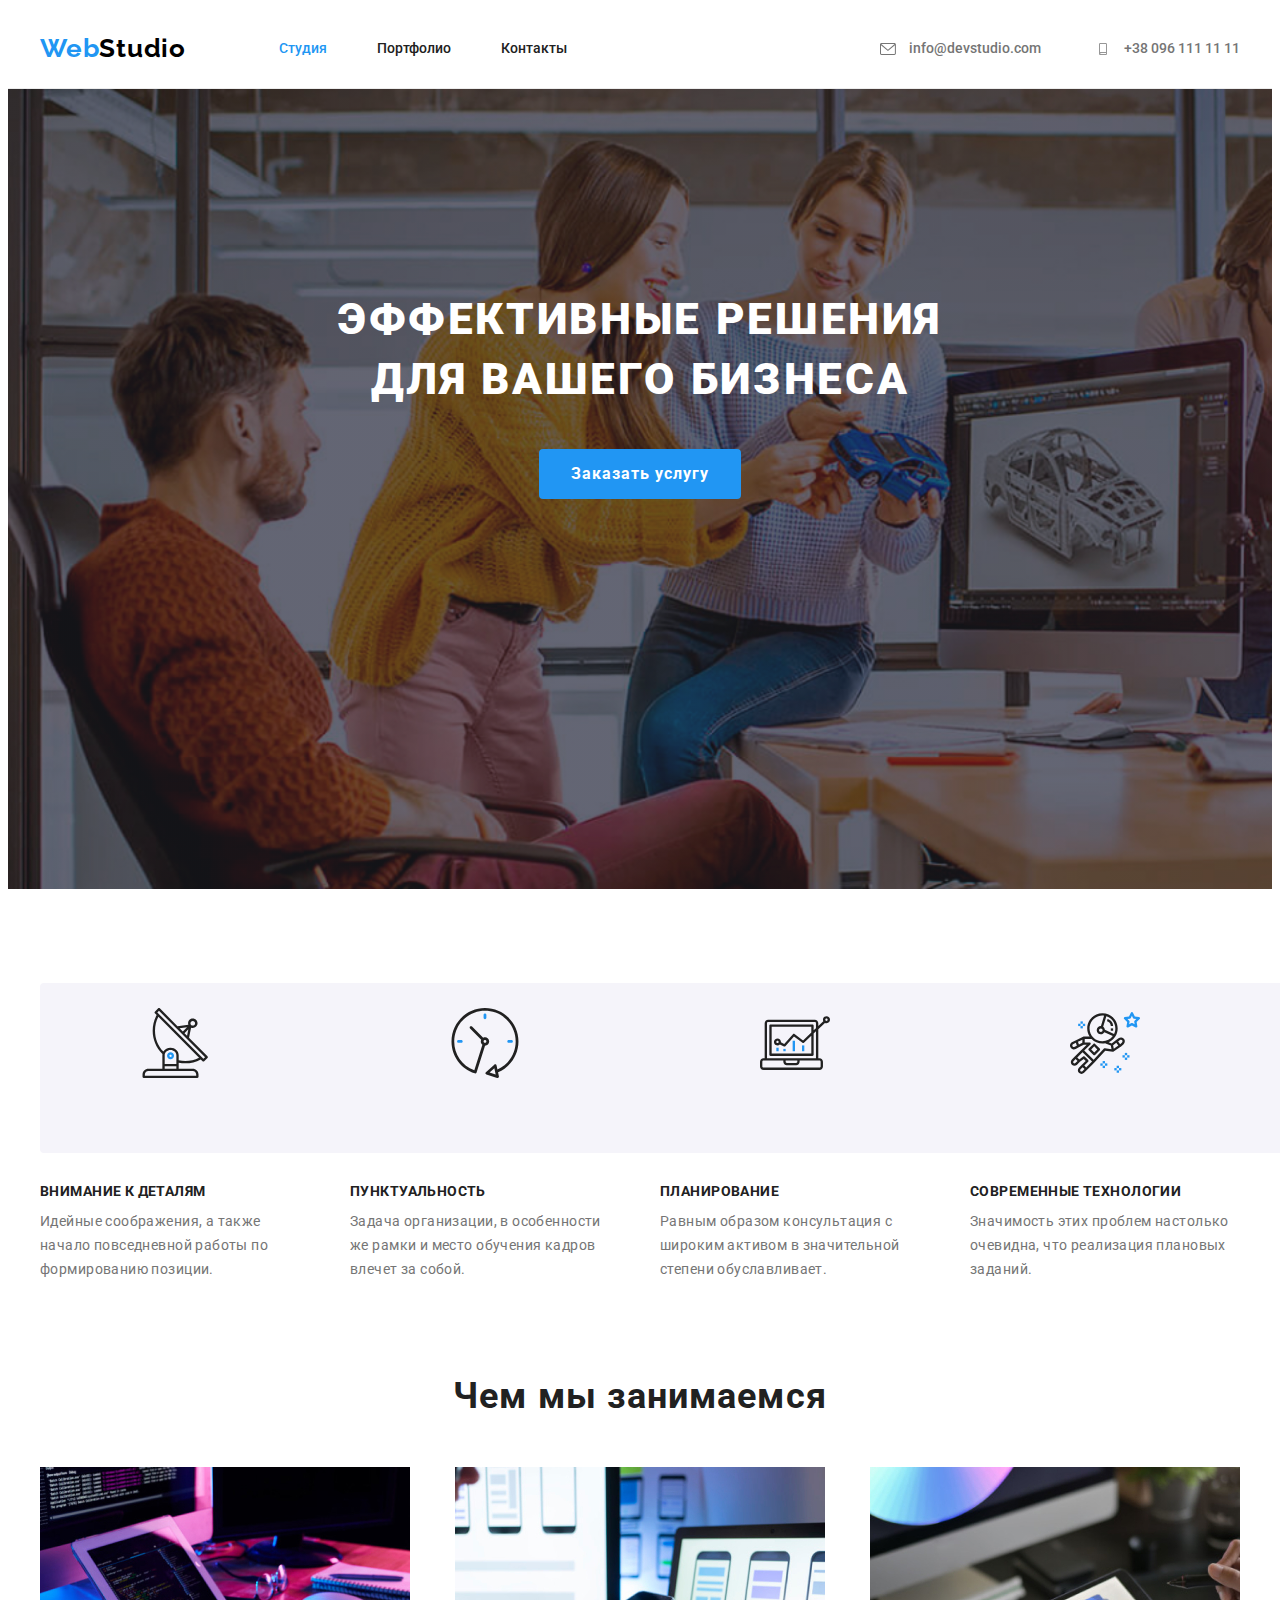
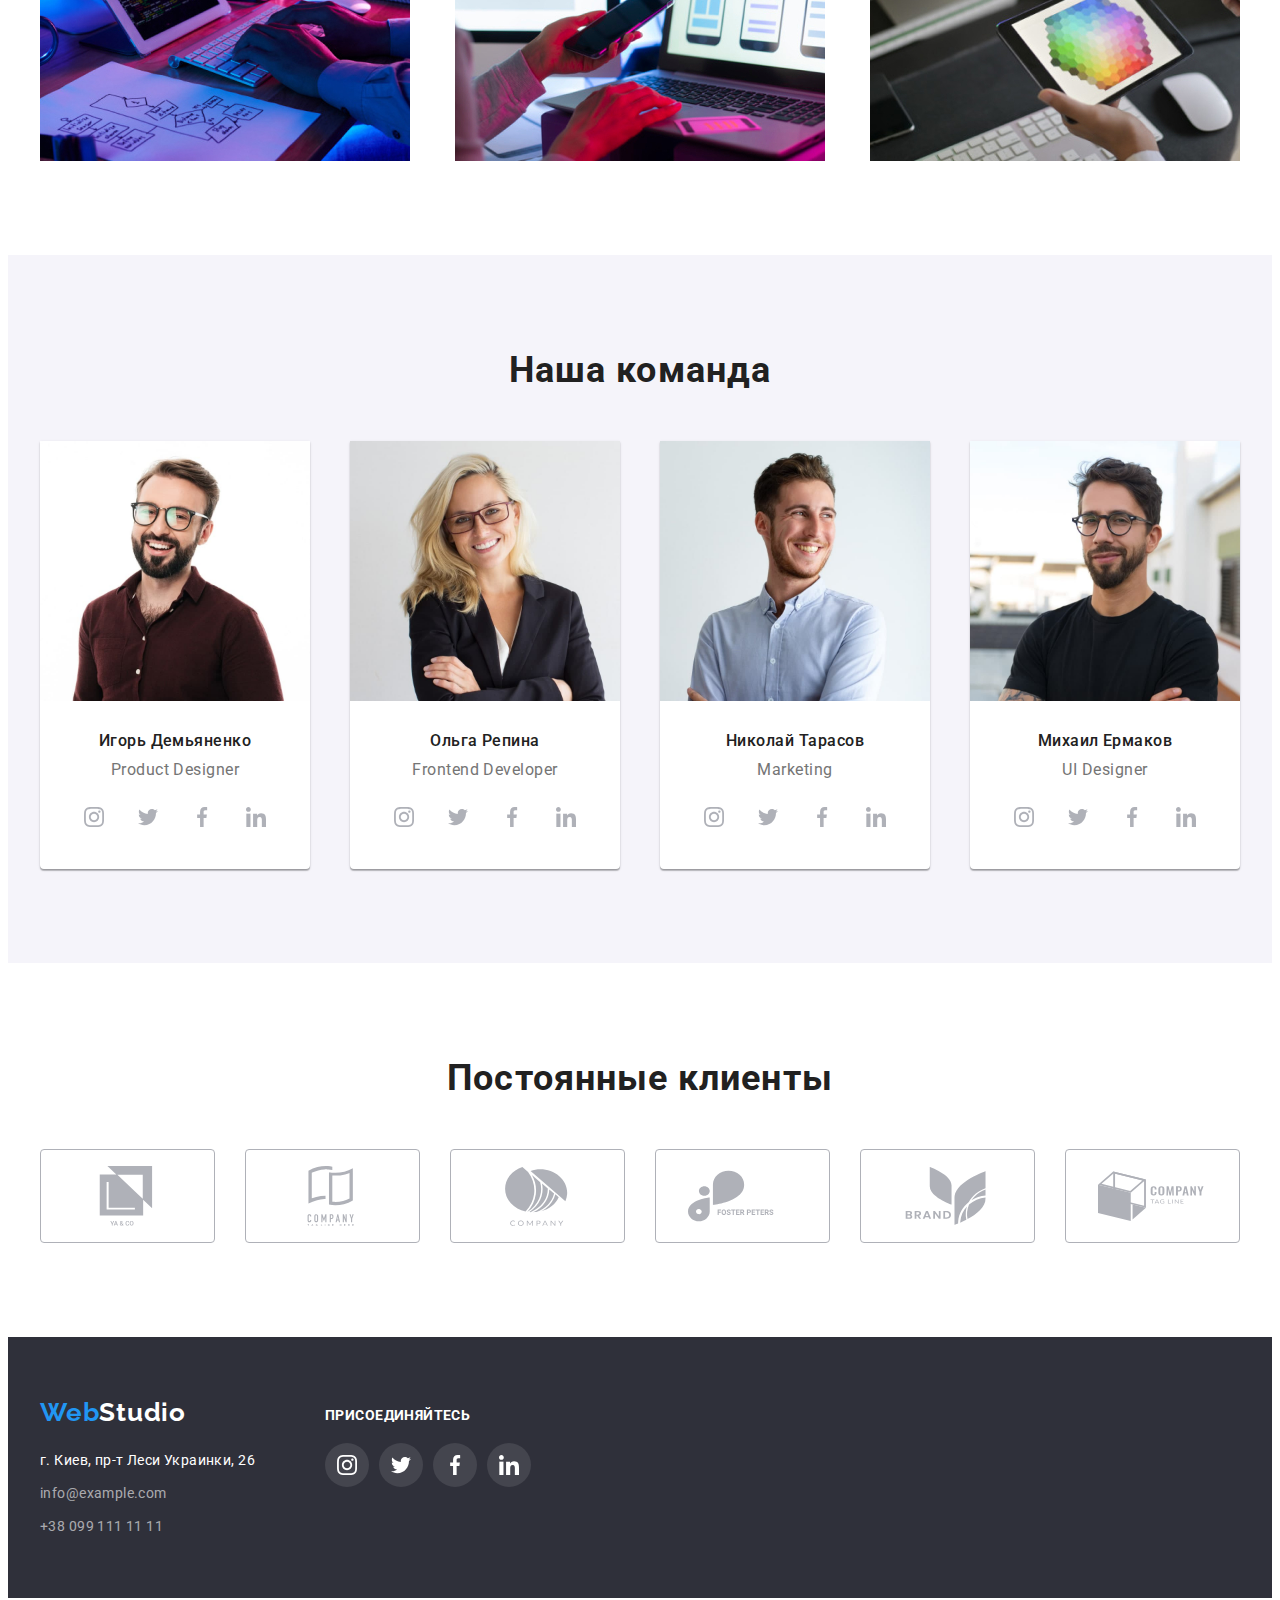
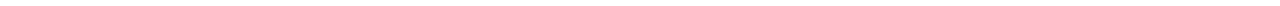
<file: index.html>
<!DOCTYPE html>
<html lang="en">
<head>
    <meta charset="UTF-8">
    <meta http-equiv="X-UA-Compatible" content="IE=edge">
    <meta name="viewport" content="width=device-width, initial-scale=1.0">
    
    <title>WebStudio</title>
    <link rel="stylesheet" href="css/styles.css">
    <link rel="preconnect" href="https://fonts.gstatic.com">
    <link href="https://fonts.googleapis.com/css2?family=Raleway:wght@700&family=Roboto:wght@700&display=swap" rel="stylesheet">
    <link rel="preconnect" href="https://fonts.gstatic.com">
    <link href="https://fonts.googleapis.com/css2?family=Raleway:wght@700&family=Roboto:wght@400;500;700;900&display=swap" rel="stylesheet">
    <link rel="stylesheet" href="https://cdnjs.cloudflare.com/ajax/libs/modern-normalize/1.0.0/modern-normalize.min.css" integrity="sha512-ISS7cAi1PEhQ8jnbJpJZMd29NlhNj4AWYyLOSp2CE/CsHxTCu+r+t0D2yoJudVrd0/8fTVPUVDzY5Tvli75u/g==" crossorigin="anonymous" referrerpolicy="no-referrer" />
</head>
<body>
    <header class="header">
        <div class="container link header-container">
            <div class="logo-nav">
                <a class="logo" href="index.html">
                    <span class="logo-web">Web</span><span class="logo-studio">Studio</span>
                </a>
                <nav class="mainmenu">
                    <ul class="navigation list">
                        <li class="nav-li"><a class="nav nav-blue" href="index.html">Студия</a></li>
                        <li class="nav-li"><a class="nav" href="portfoliopage.html">Портфолио</a></li>
                        <li class="nav-li"><a class="nav" href="#">Контакты</a></li>
                    </ul>
                </nav>
            </div>
            <div class="info-header link">
                <a class="header-contact" href="mailto:info@devstudio.com">
                    <svg class="header-contacts-icon">
                        <use href="./images/sprite.svg#icon-mail-svg"></use>
                    </svg>
                    info@devstudio.com</a>
                <a class="header-contact" href="tel:+380961111111">
                    <svg class="header-contacts-icon">
                        <use href="./images/sprite.svg#icon-smartphone-svg"></use>
                    </svg>
                    +38 096 111 11 11
                </a>
            </div>
        </div>
    </header>    

    <main>
        <section class="h1-btn-background">
            <div class="h1-btn container">
                <h1 class="effective-solutions">ЭФФЕКТИВНЫЕ РЕШЕНИЯ ДЛЯ ВАШЕГО БИЗНЕСА</h1>
                <button class="button-studio" type="button" >Заказать услугу</button>
            </div>
        </section>

        <section class="section">
            <div class="container">
                <ul class="our-advantages list">
                    <li class="advantages">
                        <div class="our-advantages-item">
                            <svg class="our-advantages-icon">
                                <use href="./images/sprite.svg#icon-antena-svg"></use>
                            </svg>
                        </div>
                        <h3 class="h3-advantages">ВНИМАНИЕ К ДЕТАЛЯМ</h3>
                        <p class="p-advantages">
                            Идейные соображения, а также
                            начало повседневной работы по
                            формированию позиции.
                        </p>
                    </li>
                    <li class="advantages">
                        <div class="our-advantages-item">
                            <svg class="our-advantages-icon">
                                <use href="./images/sprite.svg#icon-clock-svg"></use>
                            </svg>
                        </div>
                        <h3 class="h3-advantages">ПУНКТУАЛЬНОСТЬ</h3>
                        <p class="p-advantages">
                            Задача организации, в особенности
                            же рамки и место обучения кадров
                            влечет за собой.
                        </p>
                    </li>
                    <li class="advantages">
                        <div class="our-advantages-item">
                            <svg class="our-advantages-icon">
                                <use href="./images/sprite.svg#icon-plan-svg"></use>
                            </svg>
                        </div>
                        <h3 class="h3-advantages">ПЛАНИРОВАНИЕ</h3>
                        <p class="p-advantages">
                            Равным образом консультация с
                            широким активом в значительной
                            степени обуславливает.
                        </p>
                    </li>
                    <li class="advantages">
                        <div class="our-advantages-item">
                            <svg class="our-advantages-icon">
                                <use href="./images/sprite.svg#icon-astronaut-svg"></use>
                            </svg>
                        </div>
                        <h3 class="h3-advantages">СОВРЕМЕННЫЕ ТЕХНОЛОГИИ</h3>
                        <p class="p-advantages">
                            Значимость этих проблем настолько
                            очевидна, что реализация плановых
                            заданий.
                        </p>
                    </li>
                </ul>
            </div>
        </section>

        
        <section class="h2-pics">
            <div class="container">
                <h2 class="h2-container-name">Чем мы занимаемся</h2>
                <ul class="what-img list">
                    <li><img src="./images/main-page-img/typingman.jpg" alt="человек печатает на клавиатуре" width="370" height="294"></li>
                    <li><img src="./images/main-page-img/manphone.jpg" alt="человек смотрит в телефон" width="370" height="294"></li>
                    <li><img src="./images/main-page-img/paintingonpad.jpg" alt="человек рисует на планшете" width="370" height="294"></li>
                </ul>
            </div>
        </section>

        <section class="our-team-background section">
            <div class="container">
                <h2 class="h2-container-name" >Наша команда</h2>
                <ul class="our-team list">
                    <li>
                        <img
                        src="./images/main-page-img/igor.jpg"
                        alt="Фотография Игоря Демьяненко"
                        width="270"
                        />
                        <h3 class="our-team-name-h3">Игорь Демьяненко</h3>
                        <p class="specialization">Product Designer</p>
                        <ul class="social-list list">
                            <li class="social-list-item">
                                <a href="" class="social-list-link">
                                    <svg class="social-list-icon our-team-social-list-icon-color">
                                        <use href="./images/sprite.svg#icon-instagram-svg"></use>
                                    </svg>
                                </a>
                            </li>
                            <li class="social-list-item">
                                <a href="" class="social-list-link">
                                    <svg class="social-list-icon our-team-social-list-icon-color">
                                        <use href="./images/sprite.svg#icon-twitter-svg"></use>
                                    </svg>
                                </a>
                            </li>
                            <li class="social-list-item">
                                <a href="" class="social-list-link">
                                    <svg class="social-list-icon our-team-social-list-icon-color">
                                        <use href="./images/sprite.svg#icon-facebook-svg"></use>
                                    </svg>
                                </a>
                            </li>
                            <li class="social-list-item">
                                <a href="" class="social-list-link">
                                    <svg class="social-list-icon our-team-social-list-icon-color">
                                        <use href="./images/sprite.svg#icon-linkedin-svg"></use>
                                    </svg>
                                </a>
                            </li>
                        </ul>
                    </li>
                    <li>
                        <img
                        src="./images/main-page-img/olga.jpg"
                        alt="Фотография Ольги Репиной"
                        width="270"
                        />
                        <h3 class="our-team-name-h3">Ольга Репина</h3>
                        <p class="specialization">Frontend Developer</p>
                        <ul class="social-list list">
                            <li class="social-list-item">
                                <a href="" class="social-list-link">
                                    <svg class="social-list-icon our-team-social-list-icon-color">
                                        <use href="./images/sprite.svg#icon-instagram-svg"></use>
                                    </svg>
                                </a>
                            </li>
                            <li class="social-list-item">
                                <a href="" class="social-list-link">
                                    <svg class="social-list-icon our-team-social-list-icon-color">
                                        <use href="./images/sprite.svg#icon-twitter-svg"></use>
                                    </svg>
                                </a>
                            </li>
                            <li class="social-list-item">
                                <a href="" class="social-list-link">
                                    <svg class="social-list-icon our-team-social-list-icon-color">
                                        <use href="./images/sprite.svg#icon-facebook-svg"></use>
                                    </svg>
                                </a>
                            </li>
                            <li class="social-list-item">
                                <a href="" class="social-list-link">
                                    <svg class="social-list-icon our-team-social-list-icon-color">
                                        <use href="./images/sprite.svg#icon-linkedin-svg"></use>
                                    </svg>
                                </a>
                            </li>
                        </ul>
                    </li>
                    <li>
                        <img
                        src="./images/main-page-img/nikola.jpg"
                        alt="Фотография Николая Тарасова"
                        width="270"
                        />
                        <h3 class="our-team-name-h3">Николай Тарасов</h3>
                        <p class="specialization">Marketing</p>
                        <ul class="social-list list">
                            <li class="social-list-item">
                                <a href="" class="social-list-link">
                                    <svg class="social-list-icon our-team-social-list-icon-color">
                                        <use href="./images/sprite.svg#icon-instagram-svg"></use>
                                    </svg>
                                </a>
                            </li>
                            <li class="social-list-item">
                                <a href="" class="social-list-link">
                                    <svg class="social-list-icon our-team-social-list-icon-color">
                                        <use href="./images/sprite.svg#icon-twitter-svg"></use>
                                    </svg>
                                </a>
                            </li>
                            <li class="social-list-item">
                                <a href="" class="social-list-link">
                                    <svg class="social-list-icon our-team-social-list-icon-color">
                                        <use href="./images/sprite.svg#icon-facebook-svg"></use>
                                    </svg>
                                </a>
                            </li>
                            <li class="social-list-item">
                                <a href="" class="social-list-link">
                                    <svg class="social-list-icon our-team-social-list-icon-color">
                                        <use href="./images/sprite.svg#icon-linkedin-svg"></use>
                                    </svg>
                                </a>
                            </li>
                        </ul>
                    </li>
                    <li>
                        <img 
                        src="./images/main-page-img/michael.jpg"
                        alt="Фотография Михаила Ермакова"
                        width="270"
                        />
                        <h3 class="our-team-name-h3">Михаил Ермаков</h3>
                        <p class="specialization">UI Designer</p>
                        <ul class="social-list list">
                            <li class="social-list-item">
                                <a href="" class="social-list-link">
                                    <svg class="social-list-icon our-team-social-list-icon-color">
                                        <use href="./images/sprite.svg#icon-instagram-svg"></use>
                                    </svg>
                                </a>
                            </li>
                            <li class="social-list-item">
                                <a href="" class="social-list-link">
                                    <svg class="social-list-icon our-team-social-list-icon-color">
                                        <use href="./images/sprite.svg#icon-twitter-svg"></use>
                                    </svg>
                                </a>
                            </li>
                            <li class="social-list-item">
                                <a href="" class="social-list-link">
                                    <svg class="social-list-icon our-team-social-list-icon-color">
                                        <use href="./images/sprite.svg#icon-facebook-svg"></use>
                                    </svg>
                                </a>
                            </li>
                            <li class="social-list-item">
                                <a href="" class="social-list-link">
                                    <svg class="social-list-icon our-team-social-list-icon-color">
                                        <use href="./images/sprite.svg#icon-linkedin-svg"></use>
                                    </svg>
                                </a>
                            </li>
                        </ul>
                    </li>
                </ul>
            </div>
        </section>

        <section class="section">
            <div class="container">
                <h2 class="h2-container-name">Постоянные клиенты</h2>
                <ul class="regular-customers-items list">
                    <li class="regular-customer-item">
                        <a class="regular-customer-link" href="">
                            <svg class="regular-customer-icon">
                                <use href="./images/sprite.svg#icon-company1-svg"></use>
                            </svg>
                        </a>
                    </li>

                    <li class="regular-customer-item">
                        <a class="regular-customer-link" href="">
                            <svg class="regular-customer-icon">
                                <use href="./images/sprite.svg#icon-company2-svg"></use>
                            </svg>
                        </a>
                    </li>

                    <li class="regular-customer-item">
                        <a class="regular-customer-link" href="">
                            <svg class="regular-customer-icon">
                                <use href="./images/sprite.svg#icon-company3-svg"></use>
                            </svg>
                        </a>
                    </li>

                    <li class="regular-customer-item">
                        <a class="regular-customer-link" href="">
                            <svg class="regular-customer-icon">
                                <use href="./images/sprite.svg#icon-company4-svg"></use>
                            </svg>
                        </a>
                    </li>

                    <li class="regular-customer-item">
                        <a class="regular-customer-link" href="">
                            <svg class="regular-customer-icon">
                                <use href="./images/sprite.svg#icon-company5-svg"></use>
                            </svg>
                        </a>
                    </li>

                    <li class="regular-customer-item">
                        <a class="regular-customer-link" href="">
                            <svg class="regular-customer-icon">
                                <use href="./images/sprite.svg#icon-company6-svg"></use>
                            </svg>
                        </a>
                    </li>
                </ul>
            </div>
        </section>
    </main>

    <footer class="footer">
        <div class="container footer-container">
            <div class="link footer-adress-container">
                <a class="logo-footer" href="index.html">
                    <span class="logo-web">Web</span><span class="studio-footer">Studio</span>
                </a>
                <address>
                    <p>г. Киев, пр-т Леси Украинки, 26</p>
                    <a class="mail-footer" href="mailto:info@example.com">info@example.com</a><br>
                    <a class="tel-footer" href="tel:+3809911111">+38 099 111 11 11</a>
                </address>
            </div>
            <div class="footer-join-container">
                <h3 class="footer-join-h3">ПРИСОЕДИНЯЙТЕСЬ</h3>
                <ul class="footer-social-links-items list">
                    <li class="social-list-item">
                        <a href="" class="social-list-link join-us-social-list-link-bg">
                            <svg class="social-list-icon join-us-social-list-icon-color">
                                <use href="./images/sprite.svg#icon-instagram-svg"></use>
                            </svg>
                        </a>
                    </li>
                    <li class="social-list-item">
                        <a href="" class="social-list-link join-us-social-list-link-bg">
                            <svg class="social-list-icon join-us-social-list-icon-color">
                                <use href="./images/sprite.svg#icon-twitter-svg"></use>
                            </svg>
                        </a>
                    </li>
                    <li class="social-list-item">
                        <a href="" class="social-list-link join-us-social-list-link-bg">
                            <svg class="social-list-icon join-us-social-list-icon-color">
                                <use href="./images/sprite.svg#icon-facebook-svg"></use>
                            </svg>
                        </a>
                    </li>
                    <li class="social-list-item">
                        <a href="" class="social-list-link join-us-social-list-link-bg">
                            <svg class="social-list-icon join-us-social-list-icon-color">
                                <use href="./images/sprite.svg#icon-linkedin-svg"></use>
                            </svg>
                        </a>
                    </li>
                </ul>
            </div>
        </div>
    </footer>
</body>
</html>
</file>
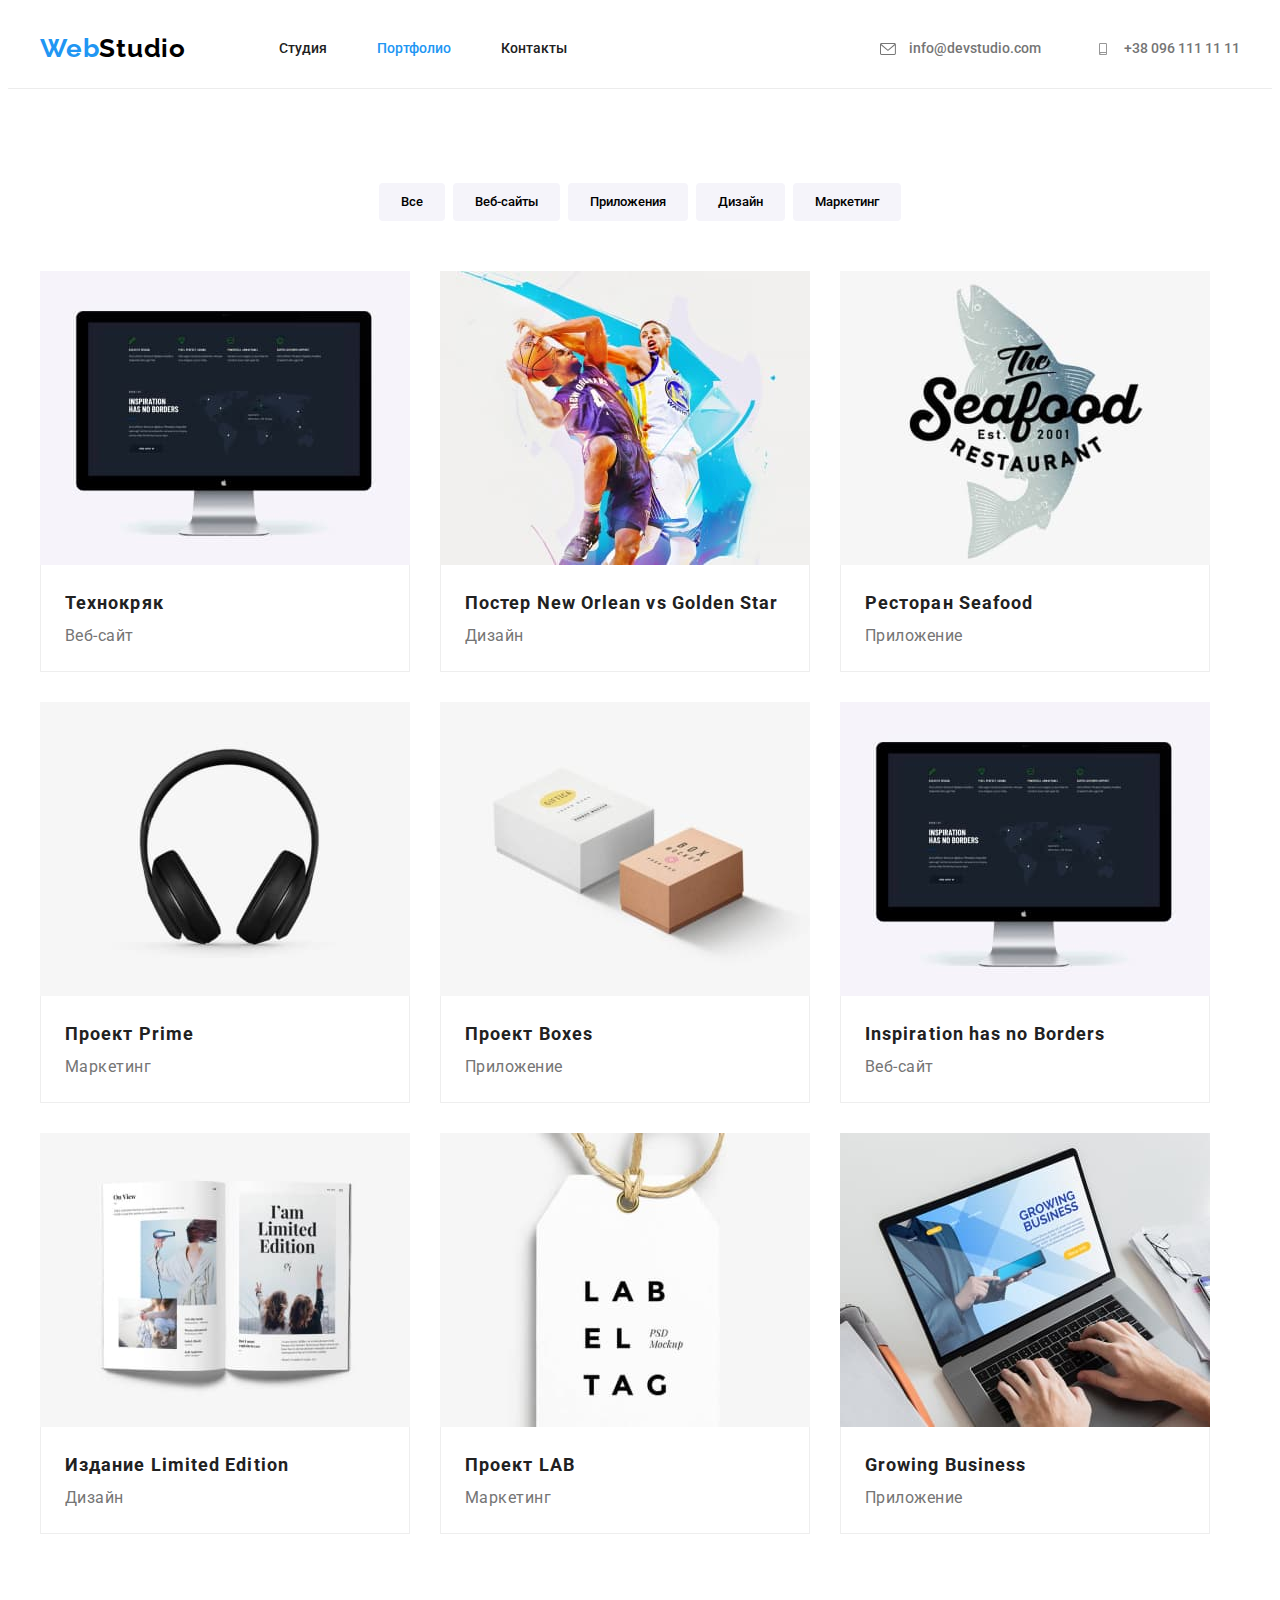
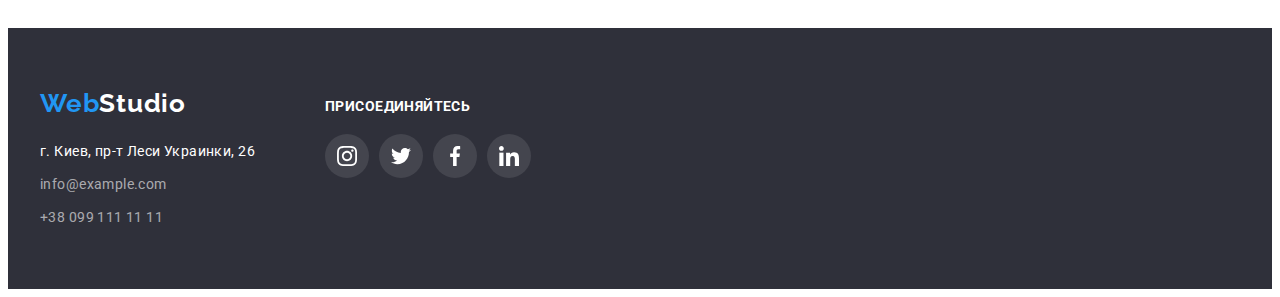
<file: portfoliopage.html>
<!DOCTYPE html>
<html lang="en">
<head>
    <meta charset="UTF-8">
    <meta http-equiv="X-UA-Compatible" content="IE=edge">
    <meta name="viewport" content="width=device-width, initial-scale=1.0">

    <title>goit-markup-hw-02</title>
    <link rel="stylesheet" href="css/styles.css">
    <link rel="preconnect" href="https://fonts.gstatic.com">
    <link href="https://fonts.googleapis.com/css2?family=Raleway:wght@700&display=swap" rel="stylesheet">
    <link rel="preconnect" href="https://fonts.gstatic.com">
    <link href="https://fonts.googleapis.com/css2?family=Roboto:wght@400;500;700;900&display=swap" rel="stylesheet">
    <link rel="stylesheet" href="https://cdnjs.cloudflare.com/ajax/libs/modern-normalize/1.0.0/modern-normalize.min.css" integrity="sha512-ISS7cAi1PEhQ8jnbJpJZMd29NlhNj4AWYyLOSp2CE/CsHxTCu+r+t0D2yoJudVrd0/8fTVPUVDzY5Tvli75u/g==" crossorigin="anonymous" referrerpolicy="no-referrer" />
</head>
<body>

    <header class="header">
        <div class="container link header-container">
            <div class="logo-nav">
                <a class="logo" href="index.html">
                    <span class="logo-web">Web</span><span class="logo-studio">Studio</span>
                </a>
                <nav class="mainmenu">
                    <ul class="navigation list">
                        <li class="nav-li"><a class="nav" href="index.html">Студия</a></li>
                        <li class="nav-li"><a class="nav nav-blue" href="portfoliopage.html">Портфолио</a></li>
                        <li class="nav-li"><a class="nav" href="#">Контакты</a></li>
                    </ul>
                </nav>
            </div>
            <div class="info-header link">
                <a class="header-contact" href="mailto:info@devstudio.com">
                    <svg class="header-contacts-icon">
                        <use href="./images/sprite.svg#icon-mail-svg"></use>
                    </svg>
                    info@devstudio.com</a>
                <a class="header-contact" href="tel:+380961111111">
                    <svg class="header-contacts-icon">
                        <use href="./images/sprite.svg#icon-smartphone-svg"></use>
                    </svg>
                    +38 096 111 11 11
                </a>
            </div>
        </div>
    </header>

    <main>
        <section class="main-section section">
            <div class="container">
                <div class="buttons-portfolio">
                    <ul class="portfolio-buttons list"> 
                        <li class="flex-portfolio-buttons"><button type="button" class="button-portfolio">Все</button></li>
                        <li class="flex-portfolio-buttons"><button type="button" class="button-portfolio">Веб-сайты</button></li>
                        <li class="flex-portfolio-buttons"><button type="button" class="button-portfolio">Приложения</button></li>
                        <li class="flex-portfolio-buttons"><button type="button" class="button-portfolio">Дизайн</button></li>
                        <li class="flex-portfolio-buttons"><button type="button" class="button-portfolio">Маркетинг</button></li>
                    </ul>
                </div>
                <div class="section2">
                    <ul class="portfolio-cards list">
                        <li class="port-cards-marg">
                            <div class="portfolio-card">
                                <img
                                src="./images/portfolio-page-img/computer.jpg"
                                alt="Ноутбук с сайтом"
                                width="370"
                                />
                                <div class="portf-border">
                                    <h3>Технокряк</h3>
                                    <p>Веб-сайт</p>
                                </div>
                            </div>
                        </li>
                        <li class="port-cards-marg">
                            <div class="portfolio-card">
                                <img
                                src="./images/portfolio-page-img/poster.jpg"
                                alt="постер с баскетболистами"
                                width="370"
                                />
                                <div class="portf-border">
                                    <h3>Постер New Orlean vs Golden Star</h3>
                                    <p>Дизайн</p>
                                </div>
                            </div>
                        </li>
                        <li class="port-cards-marg">
                            <div class="portfolio-card">
                                <img
                                src="./images/portfolio-page-img/seafood.jpg"
                                alt="логотип Seafood"
                                width="370"
                                />
                                <div class="portf-border">
                                    <h3>Ресторан Seafood</h3>
                                    <p>Приложение</p>
                                </div>
                            </div>
                        </li>
                        <li class="port-cards-marg">
                            <div class="portfolio-card">
                                <img
                                src="./images/portfolio-page-img/headphones.jpg"
                                alt="наушники"
                                width="370"/>
                                <div class="portf-border">
                                    <h3>Проект Prime</h3>
                                    <p>Маркетинг</p>
                                </div>
                            </div>
                        </li>
                        <li class="port-cards-marg">
                            <div class="portfolio-card">
                                <img
                                src="./images/portfolio-page-img/boxes.jpg"
                                alt="коробки"
                                width="370"/>
                                <div class="portf-border">
                                    <h3>Проект Boxes</h3>
                                    <p>Приложение</p>
                                </div>
                            </div>
                        </li>
                        <li class="port-cards-marg">
                            <div class="portfolio-card">
                                <img
                                src="./images/portfolio-page-img/computer.jpg"
                                alt="компьютер"
                                width="370"/>
                                <div class="portf-border">
                                    <h3>Inspiration has no Borders</h3>
                                    <p>Веб-сайт</p>
                                </div>
                            </div>
                        </li>
                        <li class="port-cards-marg">
                            <div class="portfolio-card">
                                <img
                                src="./images/portfolio-page-img/book.jpg"
                                alt="книга с картинками"
                                width="370"
                                />
                                <div class="portf-border">
                                    <h3>Издание Limited Edition</h3>
                                    <p>Дизайн</p>
                                </div>
                            </div>
                        </li>
                        <li class="port-cards-marg">
                            <div class="portfolio-card">
                                <img
                                src="./images/portfolio-page-img/labeltag.jpg"
                                alt="ярлык с логотипом"
                                width="370"
                                />
                                <div class="portf-border">
                                    <h3>Проект LAB</h3>
                                    <p>Маркетинг</p>
                                </div>
                            </div>
                        </li>
                        <li class="port-cards-marg">
                            <div class="portfolio-card" class="growingbiz">
                                <img
                                src="./images/portfolio-page-img/growingbiz.jpg"
                                alt="ноутбук с сайтом Growing Business"
                                width="370"
                                />
                                <div class="portf-border">
                                    <h3>Growing Business</h3>
                                    <p>Приложение</p>
                                </div>
                            </div>
                        </li>
                    </ul>
                </div>
            </div>
        </section>
    </main>

        <footer class="footer">
            <div class="container footer-container">
                <div class="link footer-adress-container">
                    <a class="logo-footer" href="index.html">
                        <span class="logo-web">Web</span><span class="studio-footer">Studio</span>
                    </a>
                    <address>
                        <p>г. Киев, пр-т Леси Украинки, 26</p>
                        <a class="mail-footer" href="mailto:info@example.com">info@example.com</a><br>
                        <a class="tel-footer" href="tel:+3809911111">+38 099 111 11 11</a>
                    </address>
                </div>
                <div class="footer-join-container">
                    <h3 class="footer-join-h3">ПРИСОЕДИНЯЙТЕСЬ</h3>
                    <ul class="footer-social-links-items list">
                        <li class="social-list-item">
                            <a href="" class="social-list-link join-us-social-list-link-bg">
                                <svg class="social-list-icon join-us-social-list-icon-color">
                                    <use href="./images/sprite.svg#icon-instagram-svg"></use>
                                </svg>
                            </a>
                        </li>
                        <li class="social-list-item">
                            <a href="" class="social-list-link join-us-social-list-link-bg">
                                <svg class="social-list-icon join-us-social-list-icon-color">
                                    <use href="./images/sprite.svg#icon-twitter-svg"></use>
                                </svg>
                            </a>
                        </li>
                        <li class="social-list-item">
                            <a href="" class="social-list-link join-us-social-list-link-bg">
                                <svg class="social-list-icon join-us-social-list-icon-color">
                                    <use href="./images/sprite.svg#icon-facebook-svg"></use>
                                </svg>
                            </a>
                        </li>
                        <li class="social-list-item">
                            <a href="" class="social-list-link join-us-social-list-link-bg">
                                <svg class="social-list-icon join-us-social-list-icon-color">
                                    <use href="./images/sprite.svg#icon-linkedin-svg"></use>
                                </svg>
                            </a>
                        </li>
                    </ul>
                </div>
            </div>
        </footer>
</body>
</html>
</file>
<file: css/styles.css>
/* =========================== СБРОС ==================================== */
h1,
h2,
h3,
h4,
h5,
h6,
p {
  margin-top: 0;
  margin-bottom: 0;
}

ul,
ol {
  margin-top: 0;
  margin-bottom: 0;
  padding-left: 0;
}

/* ============================ СБРОС DONE ========================================= */

/* ============================= MAIN SETTINGS ====================================== */

.list {
  list-style: none;
}

.link a {
  text-decoration: none;
}

.img {
  display: block;
}

.container {
  width: 1200px;
  margin-left: auto;
  margin-right: auto;
  padding-left: 15px;
  padding-right: 15px;
}

.advantages {
  font-family: "Roboto", sans-serif;
  font-style: normal;
  font-size: 14px;
  letter-spacing: 0.03em;
  width: 270px;
}

.h3-advantages {
  font-weight: 700;
  color: #212121;
  font-size: 14px;
  margin-bottom: 10px;
}

.p-advantages {
  font-weight: 400;
  color: #757575;
  line-height: 24px;
  font-size: 14px;
}

.section {
  padding-top: 94px;
  padding-bottom: 94px;
}

img {
  display: block;
}

.h2-container-name {
  font-family: "Roboto", sans-serif;
  font-style: normal;
  font-weight: 700;
  font-size: 36px;
  line-height: 42px;
  letter-spacing: 0.03em;
  color: #212121;
  text-align: center;
  margin-bottom: 50px;
}
/* ============================== MAIN SETTINGS DONE ===================================== */

/* ============================== HEADER ============================================== */

.header {
  padding-top: 25px;
  padding-bottom: 25px;
  border-bottom: 1px solid #ececec;
}

.header-container {
  display: flex;
  align-items: center;
  justify-content: space-between;
}

.logo-nav {
  display: flex;
  align-items: center;
}
.logo {
  font-family: "Raleway";
  font-style: normal;
  font-weight: 700;
  font-size: 26px;
  letter-spacing: 0.03em;
  margin-right: 93px;
}

.logo-web {
  color: #2196f3;
}

.logo-studio {
  color: black;
}

.navigation {
  display: flex;
  align-items: center;
}

.nav {
  font-family: "Roboto", sans-serif;
  font-weight: 500;
  font-size: 14px;
  line-height: 16px;
  letter-spacing: 0.02px;
  color: #212121;
}
.nav-li:not(:last-child) {
  margin-right: 50px;
}

.navigation .nav-blue {
  color: #2196f3;
}

.nav:hover,
.nav:focus {
  color: #2196f3;
}

.header-contact:first-child {
  margin-right: 50px;
}

.header-contacts-icon {
  width: 16px;
  height: 12px;
  vertical-align: middle;
  margin-right: 10px;
  fill: #757575;
}

.info-header a {
  font-weight: 500;
  font-size: 14px;
  letter-spacing: 0, 02em;
  font-family: "Roboto", sans-serif;
  color: #757575;
}

.info-header a:hover,
.info-header a:focus {
  color: #2196f3;
}

.header-contact:hover .header-contacts-icon,
.header-contact:focus .header-contacts-icon {
  fill: #2196f3;
}

/* ============================== HEADER DONE ========================================== */

/* =============================== MAIN =================================================== */

.h1-btn-background {
  background-color: #c4c4c4;
  height: 600px;
  padding-top: 200px;
  background-image: linear-gradient(
      rgba(47, 48, 58, 0.4),
      rgba(47, 48, 58, 0.4)
    ),
    url(../images/main-page-img/effective-solutions-bg.jpg);
  background-size: cover;
}

.effective-solutions {
  font-family: "Roboto", sans-serif;
  font-weight: 900;
  font-size: 44px;
  letter-spacing: 0.06em;
  color: white;
  line-height: 60px;

  width: 700px;
  text-align: center;

  margin-right: auto;
  margin-left: auto;
}

.button-studio {
  display: block;
  letter-spacing: 0.06em;
  font-family: "Roboto", sans-serif;
  font-weight: bold;
  background-color: #2196f3;
  border-radius: 4px;
  color: white;
  font-size: 16px;
  border: none;
  line-height: 30px;
  margin-right: auto;
  margin-left: auto;
  margin-top: 40px;

  padding: 10px 32px;
}

.our-advantages-icon {
  display: flex;
  width: 70px;
  height: 70px;
}
.our-advantages-item {
  width: 270px;
  height: 120px;
  background-color: #f5f4fa;
  border-radius: 4px;
  padding: 25px 100px;
  margin-bottom: 30px;
}

.our-advantages {
  display: flex;
  justify-content: space-between;
}

.what-img {
  display: flex;
  justify-content: space-between;
}

.h2-pics {
  padding-bottom: 94px;
}

.our-team-background {
  background-color: #f5f4fa;
}

.our-team {
  display: flex;
  justify-content: space-between;
}

.our-team > li {
  background-color: white;
  min-height: 368px;
  box-shadow: 0px 1px 3px rgba(0, 0, 0, 0.12), 0px 1px 1px rgba(0, 0, 0, 0.14),
    0px 2px 1px rgba(0, 0, 0, 0.2);
  border-radius: 0px 0px 4px 4px;
}

.our-team-name-h3 {
  font-family: "Roboto", sans-serif;
  font-style: normal;
  font-weight: 500;
  font-size: 16px;
  line-height: 19px;
  letter-spacing: 0.03em;
  text-align: center;
  color: #212121;
  padding-top: 30px;
  padding-bottom: 10px;
}

.specialization {
  font-family: "Roboto", sans-serif;
  font-style: normal;
  font-weight: 400;
  font-size: 16px;
  line-height: 19px;
  letter-spacing: 0.03em;
  color: #757575;
  text-align: center;
  margin-bottom: 16px;
}

.social-list-icon {
  width: 20px;
  height: 20px;
}
.our-team-social-list-icon-color {
  fill: #afb1b8;
}

.social-list-link {
  display: flex;
  justify-content: center;
  align-items: center;
  width: 44px;
  height: 44px;
  border-radius: 50%;
}

.social-list {
  display: flex;
  justify-content: center;
  padding-bottom: 30px;
}

.social-list-item:not(:last-child) {
  margin-right: 10px;
}

.social-list-link:hover,
.social-list-link:focus {
  background-color: #2196f3;
}

.social-list-link:hover .social-list-icon,
.social-list-link:focus .social-list-icon {
  fill: white;
}

.regular-customers-items {
  display: flex;
}

.regular-customer-icon {
  width: 106px;
  height: 60px;
  fill: #afb1b8;
}

.regular-customer-item {
  flex-basis: calc((100% - 30px * 5) / 6);
}

.regular-customer-link {
  display: flex;
  border: 1px solid #afb1b8;
  box-sizing: border-box;
  border-radius: 4px;
  width: 100%;
  height: 94px;
  padding: 16px 32px;
}

.regular-customer-item:not(:last-child) {
  margin-right: 30px;
}

.regular-customer-link:hover,
.regular-customer-link:focus {
  border-color: #2196f3;
}

.regular-customer-link:hover .regular-customer-icon,
.regular-customer-link:focus .regular-customer-icon {
  fill: #2196f3;
}
/* ======================================== MAIN ========================================= */

/* ===================================== FOOTER ========================================= */

.footer {
  background-color: #2f303a;
  padding-bottom: 60px;
  padding-top: 60px;
}

.logo-footer {
  font-family: "Raleway", sans-serif;
  font-style: normal;
  font-weight: 700;
  font-size: 26px;
  line-height: 31px;
  letter-spacing: 0.03em;
  margin-bottom: 20px;
  display: block;
}
.studio-footer {
  color: white;
}
address p {
  font-family: "Roboto", sans-serif;
  font-style: normal;
  font-weight: 400;
  font-size: 14px;
  line-height: 24px;

  letter-spacing: 0.03em;

  color: #ffffff;
  margin-bottom: 9px;
}
address a {
  font-family: "Roboto", sans-serif;
  font-style: normal;
  font-weight: 400;
  font-size: 14px;
  line-height: 24px;

  letter-spacing: 0.03em;

  color: rgba(255, 255, 255, 0.6);
}

.tel-footer {
  display: block;
  margin-top: 9px;
}

.footer-container {
  display: flex;
}

.footer-social-links-items {
  display: flex;
}

.footer-adress-container {
  margin-right: 70px;
}

.footer-join-container {
  padding-top: 10px;
}

.join-us-social-list-icon-color {
  fill: #ffffff;
}

.join-us-social-list-link-bg {
  background-color: rgba(255, 255, 255, 0.1);
}

.footer-join-h3 {
  margin-bottom: 20px;
  color: #ffffff;
  font-family: "Roboto", sans-serif;
  font-weight: bold;
  font-size: 14px;
  line-height: 16px;
  letter-spacing: 0.03em;
  text-transform: uppercase;
}
/* ==================================== Portfoliopage.html =========================================*/

/* ===================================== MAIN SETTINGS ============================================ */

/* ===================================== MAIN SETTINGS ============================================ */

.buttons-portfolio {
  margin-bottom: 50px;
}

.portfolio-buttons {
  display: flex;
  justify-content: center;
}

.flex-portfolio-buttons:not(:last-child) {
  margin-right: 8px;
}

.button-portfolio {
  background: #f5f4fa;
  border-radius: 4px;
  border: none;
  font-weight: 500;
  font-family: "Roboto", sans-serif;
  display: flex;
  line-height: 26px;

  padding: 6px 22px;
}
.button-portfolio:hover,
.button-portfolio:focus {
  background: #2196f3;
  color: white;
  box-shadow: 0px 3px 1px rgba(0, 0, 0, 0.1), 0px 1px 2px rgba(0, 0, 0, 0.08),
    0px 2px 2px rgba(0, 0, 0, 0.12);
}

.portfolio-cards {
  display: flex;
  flex-wrap: wrap;
  margin-top: -30px;
  margin-left: -30px;
}

.port-cards-marg {
  margin-top: 30px;
  margin-left: 30px;
}

.portfolio-card {
  background: #ffffff;
  box-sizing: border-box;
}
.portfolio-card:hover {
  box-shadow: 0px 1px 1px rgba(0, 0, 0, 0.12), 0px 4px 4px rgba(0, 0, 0, 0.06),
    1px 4px 6px rgba(0, 0, 0, 0.16);
}

.section2 h3 {
  font-family: "Roboto", sans-serif;
  font-style: normal;
  font-weight: 700;
  font-size: 18px;
  line-height: 36px;
  letter-spacing: 0.06em;
  color: #212121;
}
.section2 p {
  font-family: "Roboto", sans-serif;
  font-style: normal;
  font-weight: normal;
  font-size: 16px;
  line-height: 30px;

  letter-spacing: 0.03em;

  color: #757575;
}
.portf-border {
  border-right: 1px solid #eeeeee;
  border-bottom: 1px solid #eeeeee;
  border-left: 1px solid #eeeeee;
  padding-left: 24px;
  padding-top: 20px;
  padding-bottom: 20px;
}
</file>
